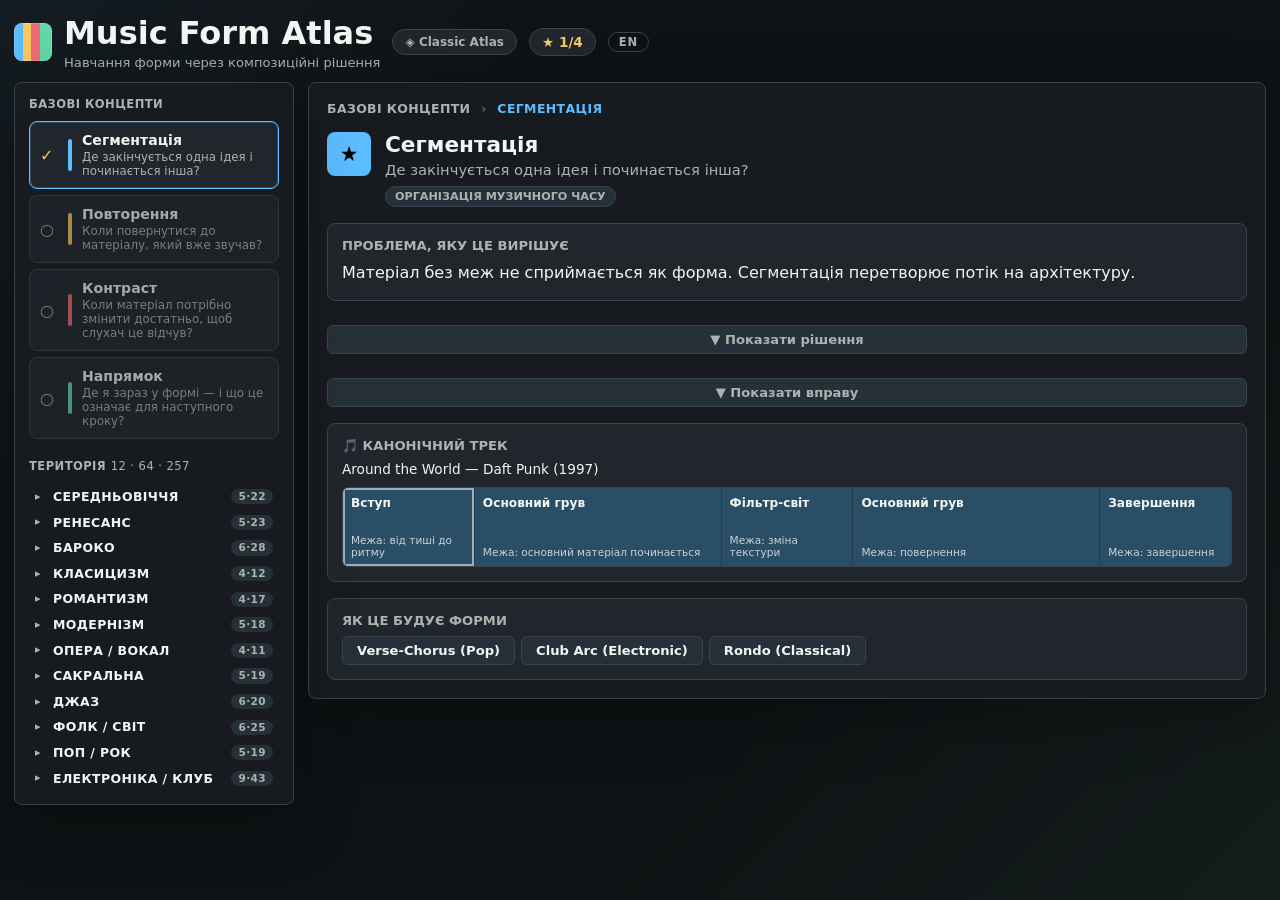
<file: index.html>
<!doctype html>
<html lang="uk">
  <head>
    <meta charset="utf-8" />
    <meta name="viewport" content="width=device-width, initial-scale=1" />
    <title>Music Form Atlas — v1.2</title>
    <link rel="stylesheet" href="styles.css" />
  </head>
  <body>
    <div id="app"></div>
    <script src="data/territory.js"></script>
    <script src="data/territory-content.js"></script>
    <script src="app.js"></script>
  </body>
</html>
</file>
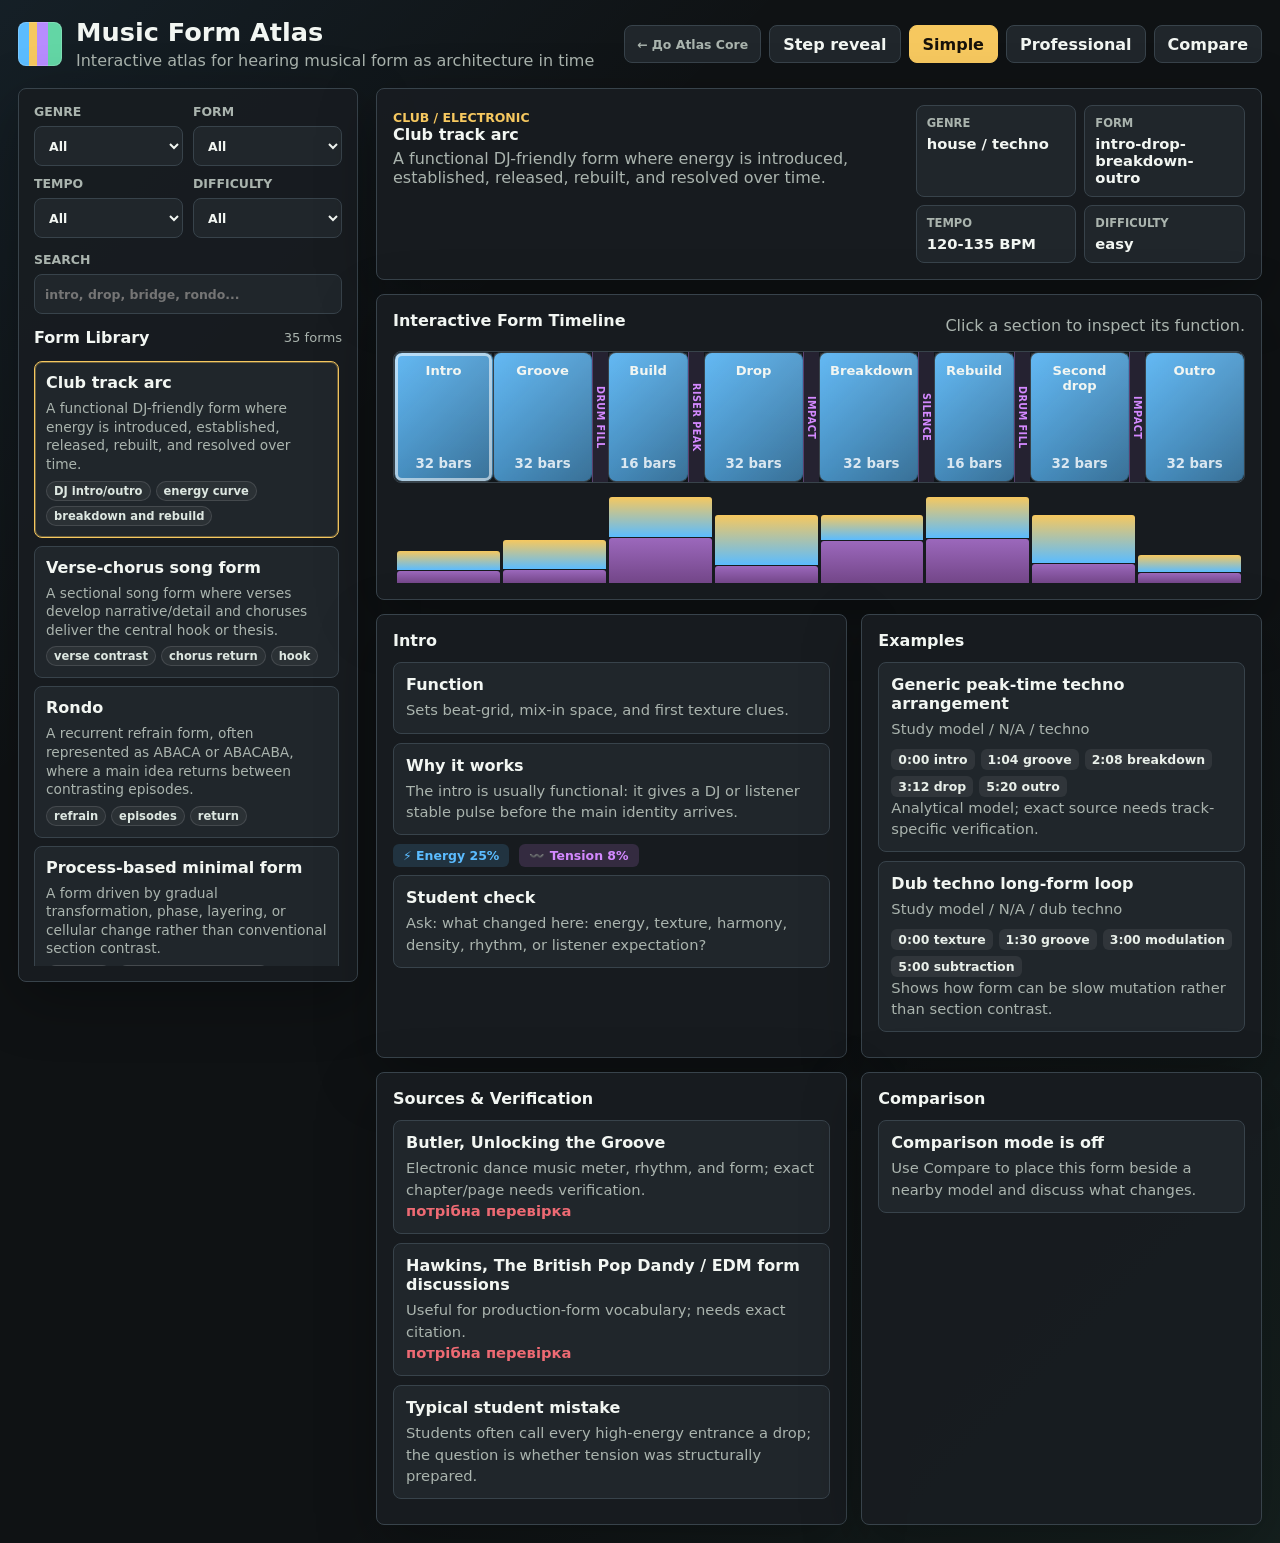
<file: classic/index.html>
﻿<!doctype html>
<html lang="uk">
  <head>
    <meta charset="utf-8" />
    <meta name="viewport" content="width=device-width, initial-scale=1" />
    <title>Music Form Atlas</title>
    <link rel="stylesheet" href="styles.css" />
  </head>
  <body>
    <main class="atlas-shell">
      <header class="topbar">
        <div class="brand-block">
          <span class="brand-mark" aria-hidden="true"></span>
          <div>
            <h1>Music Form Atlas</h1>
            <p>Interactive atlas for hearing musical form as architecture in time</p>
          </div>
        </div>
        <div class="teacher-tools" aria-label="Teacher mode controls">
          <a href="../" class="classic-back">← До Atlas Core</a>
          <button id="revealButton" type="button">Step reveal</button>
          <button id="simpleButton" type="button">Simple</button>
          <button id="proButton" type="button">Professional</button>
          <button id="compareButton" type="button">Compare</button>
        </div>
      </header>

      <section class="layout">
        <aside class="library-panel" aria-label="Form library and filters">
          <div class="filter-grid">
            <label>
              Genre
              <select id="genreFilter"></select>
            </label>
            <label>
              Form
              <select id="formFilter"></select>
            </label>
            <label>
              Tempo
              <select id="tempoFilter"></select>
            </label>
            <label>
              Difficulty
              <select id="difficultyFilter"></select>
            </label>
          </div>

          <label class="search-field">
            Search
            <input id="searchInput" type="search" placeholder="intro, drop, bridge, rondo..." />
          </label>

          <div class="library-head">
            <h2>Form Library</h2>
            <span id="resultCount"></span>
          </div>
          <div id="formList" class="form-list"></div>
        </aside>

        <section class="main-stage" aria-label="Interactive form map">
          <section class="overview-panel">
            <div>
              <p class="eyebrow" id="selectedCategory">Club / electronic</p>
              <h2 id="selectedTitle">Club track arc</h2>
              <p id="selectedDefinition"></p>
            </div>
            <div class="meta-grid" id="metaGrid"></div>
          </section>

          <section class="timeline-panel">
            <div class="panel-head">
              <h2>Interactive Form Timeline</h2>
              <p>Click a section to inspect its function.</p>
            </div>
            <div id="timeline" class="timeline" aria-label="Timeline sections"></div>
            <div id="energyCurve" class="energy-curve" aria-label="Energy curve"></div>
          </section>

          <section class="study-grid">
            <article class="explain-panel">
              <h2 id="sectionTitle">Section Function</h2>
              <div id="sectionExplanation"></div>
            </article>
            <article class="examples-panel">
              <h2>Examples</h2>
              <div id="examplesList"></div>
            </article>
          </section>

          <section class="bottom-grid">
            <article class="sources-panel">
              <h2>Sources & Verification</h2>
              <div id="sourcesList"></div>
            </article>
            <article class="compare-panel">
              <h2>Comparison</h2>
              <div id="comparisonView"></div>
            </article>
          </section>
        </section>
      </section>
    </main>

    <script src="app.js"></script>
  </body>
</html>
</file>
<file: styles.css>
:root {
  color-scheme: dark;
  --bg: #0f1214;
  --panel: #181c20;
  --panel-2: #20262b;
  --panel-3: #263039;
  --line: #38434b;
  --text: #f2f6f2;
  --muted: #aab4ae;
  --seg: #5bbcff;
  --rep: #f6c85f;
  --con: #ed6a73;
  --dir: #63d6a5;
  --form: #b78cff;
  --focus: #f6c85f;
  --shadow: 0 18px 60px rgba(0, 0, 0, 0.28);
  font-family: Inter, ui-sans-serif, system-ui, -apple-system, BlinkMacSystemFont, "Segoe UI", sans-serif;
}

* { box-sizing: border-box; }

body {
  margin: 0;
  min-height: 100vh;
  background: linear-gradient(135deg, rgba(91,188,255,0.06), transparent 28%),
    linear-gradient(315deg, rgba(99,214,165,0.05), transparent 34%),
    var(--bg);
  color: var(--text);
}

button { font: inherit; }
h1, h2, h3, h4, p { margin: 0; }
ul, ol { margin: 0; padding-left: 18px; }
li { margin-bottom: 6px; line-height: 1.5; }

/* ===== SHELL ===== */
.atlas-shell { min-height: 100vh; padding: 14px; }

/* ===== TOPBAR ===== */
.topbar {
  max-width: 1400px;
  margin: 0 auto 12px;
  display: flex;
  align-items: center;
  justify-content: space-between;
  gap: 16px;
}

.brand-block { display: flex; align-items: center; gap: 12px; }
.brand-block p { color: var(--muted); margin-top: 3px; font-size: 0.82rem; }

.brand-mark {
  width: 38px;
  height: 38px;
  border-radius: 8px;
  display: block;
  background: linear-gradient(90deg, var(--seg) 0 24%, var(--rep) 24% 44%, var(--con) 44% 68%, var(--dir) 68% 100%);
  box-shadow: inset 0 0 0 1px rgba(255,255,255,0.18);
}

.topbar-right {
  display: flex;
  align-items: center;
  gap: 12px;
}

.version-switch {
  font-size: 0.75rem;
  font-weight: 800;
  padding: 5px 12px;
  border-radius: 999px;
  border: 1px solid var(--line);
  background: var(--panel-2);
  color: var(--muted);
  text-decoration: none;
  cursor: pointer;
  transition: border-color 0.15s, color 0.15s;
}
.version-switch:hover {
  border-color: var(--form);
  color: var(--form);
}

.progress-badge {
  font-size: 0.85rem;
  font-weight: 800;
  padding: 5px 12px;
  border-radius: 999px;
  border: 1px solid var(--line);
  background: var(--panel-2);
  color: var(--focus);
}

/* ===== LAYOUT ===== */
.layout {
  max-width: 1400px;
  margin: 0 auto;
  display: grid;
  grid-template-columns: 280px minmax(0, 1fr);
  gap: 14px;
  align-items: start;
}

/* ===== LEFT PANEL ===== */
.left-panel {
  background: rgba(24,28,32,0.94);
  border: 1px solid var(--line);
  border-radius: 8px;
  padding: 14px;
  display: grid;
  gap: 14px;
  box-shadow: var(--shadow);
  position: sticky;
  top: 14px;
}

.panel-section h3.panel-heading {
  font-size: 0.72rem;
  text-transform: uppercase;
  color: var(--muted);
  font-weight: 900;
  letter-spacing: 0.04em;
  margin-bottom: 10px;
}

.form-hint {
  font-weight: 400;
  text-transform: none;
  font-size: 0.72rem;
  color: var(--muted);
}

.concept-list, .form-list {
  display: grid;
  gap: 6px;
}

/* ===== CONCEPT CARD ===== */
.concept-card {
  display: flex;
  align-items: center;
  gap: 10px;
  padding: 10px;
  background: var(--panel-2);
  border: 1px solid var(--line);
  border-radius: 8px;
  cursor: pointer;
  text-align: left;
  color: var(--text);
  min-height: 56px;
  transition: border-color 0.15s, box-shadow 0.15s;
}
.concept-card:hover { border-color: #5f6b74; }
.concept-card.selected {}
.concept-card.unvisited { opacity: 0.65; }

.concept-check {
  font-size: 1rem;
  font-weight: 800;
  min-width: 18px;
  color: var(--muted);
}
.concept-card.visited .concept-check { color: var(--focus); }

.concept-color {
  width: 4px;
  height: 32px;
  border-radius: 3px;
  flex-shrink: 0;
}

.concept-text {}
.concept-text strong { display: block; font-size: 0.88rem; }
.concept-text small { font-size: 0.74rem; color: var(--muted); display: block; margin-top: 2px; }

/* ===== FORM CARD ===== */
.form-card {
  padding: 9px 10px;
  background: var(--panel-2);
  border: 1px solid var(--line);
  border-radius: 8px;
  cursor: pointer;
  text-align: left;
  color: var(--text);
  transition: border-color 0.15s;
}
.form-card:hover { border-color: #5f6b74; }
.form-card.selected { border-color: var(--form); box-shadow: inset 0 0 0 1px rgba(183,140,255,0.35); }

.form-text strong { display: block; font-size: 0.84rem; }
.formula {
  display: block;
  font-size: 0.7rem;
  color: var(--muted);
  margin-top: 3px;
}

.mini-tag {
  font-weight: 800;
  font-size: 0.68rem;
}

/* ===== MAIN AREA ===== */
.main-area {
  background: rgba(24,28,32,0.94);
  border: 1px solid var(--line);
  border-radius: 8px;
  padding: 18px;
  box-shadow: var(--shadow);
  display: grid;
  gap: 16px;
  min-height: 500px;
}

/* ===== BREADCRUMB ===== */
.breadcrumb {
  font-size: 0.78rem;
  color: var(--muted);
  font-weight: 800;
  text-transform: uppercase;
  letter-spacing: 0.03em;
}
.breadcrumb .sep {
  margin: 0 6px;
  color: #5f6b74;
}

/* ===== CONCEPT HEADER ===== */
.concept-header {
  display: flex;
  gap: 14px;
  align-items: flex-start;
}

.concept-icon {
  width: 44px;
  height: 44px;
  border-radius: 8px;
  display: flex;
  align-items: center;
  justify-content: center;
  font-size: 1.3rem;
  flex-shrink: 0;
  color: #000;
}

.concept-header h2 { font-size: 1.35rem; }
.tagline { color: var(--muted); font-size: 0.92rem; margin-top: 4px; }

.root-badge {
  display: inline-block;
  font-size: 0.7rem;
  font-weight: 900;
  text-transform: uppercase;
  padding: 3px 9px;
  border-radius: 999px;
  border: 1px solid var(--line);
  background: var(--panel-3);
  color: var(--muted);
  margin-top: 8px;
}

/* ===== INFO BLOCKS ===== */
.info-block {
  border: 1px solid var(--line);
  border-radius: 8px;
  padding: 14px;
  background: var(--panel-2);
}
.info-block h4 { font-size: 0.82rem; text-transform: uppercase; color: var(--muted); margin-bottom: 8px; }
.info-block p { line-height: 1.55; color: var(--text); }

.decision-quote {
  font-style: italic;
  font-size: 1.05rem;
  padding: 8px 12px;
  border-left: 3px solid var(--focus);
  background: rgba(246,200,95,0.06);
  border-radius: 4px;
}

.mistake-heading { margin-top: 14px; }

.assessment {
  margin-top: 12px;
  padding: 10px;
  background: rgba(99,214,165,0.08);
  border-radius: 6px;
  border: 1px solid rgba(99,214,165,0.2);
}

.daw-prompt {
  margin-top: 12px;
  padding: 10px;
  background: rgba(91,188,255,0.08);
  border-radius: 6px;
  border: 1px solid rgba(91,188,255,0.2);
  font-size: 0.92rem;
  line-height: 1.5;
}

/* ===== TOGGLE BUTTONS ===== */
.btn-toggle {
  margin-top: 8px;
  padding: 6px 14px;
  border: 1px solid var(--line);
  border-radius: 6px;
  background: var(--panel-3);
  color: var(--muted);
  cursor: pointer;
  font-size: 0.82rem;
  font-weight: 800;
}
.btn-toggle:hover { border-color: #5f6b74; color: var(--text); }

/* ===== CANONICAL TRACK ===== */
.canonical-track {
  border: 1px solid var(--line);
  border-radius: 8px;
  padding: 14px;
  background: var(--panel-2);
}
.canonical-track h4 { font-size: 0.82rem; text-transform: uppercase; color: var(--muted); margin-bottom: 8px; }

.track-title {
  font-size: 0.95rem;
  margin-bottom: 10px;
  color: var(--text);
}

.mini-timeline {
  display: flex;
  min-height: 80px;
  border: 1px solid var(--line);
  border-radius: 6px;
  overflow: hidden;
  background: #11161a;
}

.tl-block {
  min-width: 72px;
  padding: 8px;
  display: grid;
  align-content: space-between;
  border-right: 1px solid rgba(0,0,0,0.22);
  cursor: pointer;
  text-align: left;
  color: var(--text);
  border: none;
  border-right: 1px solid rgba(0,0,0,0.22);
  font-family: inherit;
  transition: box-shadow 0.1s;
}
.tl-block:last-child { border-right: none; }
.tl-block:hover { filter: brightness(1.15); }
.tl-block.selected { box-shadow: inset 0 0 0 2px rgba(255,255,255,0.55); }
.tl-block strong { font-size: 0.76rem; line-height: 1.2; }
.tl-block small { font-size: 0.66rem; color: rgba(255,255,255,0.75); display: block; margin-top: 4px; }

/* Energy arc (Directionality only) */
.energy-arc {
  display: grid;
  grid-template-columns: repeat(5, 1fr);
  gap: 4px;
  min-height: 90px;
  align-items: end;
  margin-top: 10px;
  padding: 0 4px;
}
.arc-bar {
  border-radius: 3px 3px 0 0;
  min-height: 6px;
  transition: height 0.3s;
}

/* Generated by tags */
.generated-by {
  margin-top: 8px;
  font-size: 0.85rem;
  display: flex;
  flex-wrap: wrap;
  align-items: center;
  gap: 6px;
}

.concept-tag {
  padding: 3px 10px;
  border-radius: 999px;
  border: 1px solid;
  background: rgba(0,0,0,0.2);
  font-weight: 800;
  font-size: 0.8rem;
  cursor: pointer;
  font-family: inherit;
}
.concept-tag:hover { filter: brightness(1.2); }

/* Meta row (form view) */
.meta-row {
  display: flex;
  gap: 16px;
  margin-top: 10px;
  font-size: 0.78rem;
  color: var(--muted);
}

.section-detail {}
.section-detail p { margin-top: 6px; }
.concept-ref {
  margin-top: 8px;
  font-size: 0.85rem;
  color: var(--muted);
}

/* Builds forms */
.builds-forms {
  border: 1px solid var(--line);
  border-radius: 8px;
  padding: 14px;
  background: var(--panel-2);
}
.builds-forms h4 { font-size: 0.82rem; text-transform: uppercase; color: var(--muted); margin-bottom: 8px; }

.form-links {
  display: flex;
  flex-wrap: wrap;
  gap: 6px;
}

.form-link {
  padding: 6px 14px;
  border-radius: 6px;
  border: 1px solid var(--line);
  background: var(--panel-3);
  font-weight: 800;
  font-size: 0.82rem;
  cursor: pointer;
  color: var(--text);
  font-family: inherit;
}
.form-link:hover { background: var(--panel); }

/* ===== RESPONSIVE ===== */
@media (max-width: 860px) {
  .layout {
    grid-template-columns: 1fr;
  }
  .left-panel {
    position: static;
  }
  .topbar {
    flex-direction: column;
    align-items: stretch;
  }
  .topbar-right {
    justify-content: flex-end;
  }
}

@media (max-width: 520px) {
  .atlas-shell { padding: 8px; }
  .tl-block {
    flex: 0 0 100px !important;
  }
  .concept-header {
    flex-direction: column;
  }
}

// ===== DEPTH BLOCKS (v1.3) =====
.depth-block {
  background: rgba(24, 28, 32, 0.94);
  border: 1px solid var(--line);
  border-radius: 8px;
  margin-bottom: 14px;
  overflow: hidden;
}
.depth-heading {
  font-size: 0.92rem;
  padding: 12px 14px;
  cursor: pointer;
  margin: 0;
  user-select: none;
  display: flex;
  justify-content: space-between;
  align-items: center;
  background: rgba(255,255,255,0.04);
  border-bottom: 1px solid var(--line);
}
.depth-heading:hover {
  background: rgba(255,255,255,0.08);
}
.knowledge-card {
  padding: 14px;
  display: grid;
  gap: 12px;
}
.k-item {
  background: var(--panel-2);
  border: 1px solid var(--line);
  border-radius: 6px;
  padding: 10px 12px;
}
.k-item strong {
  display: block;
  margin-bottom: 4px;
  font-size: 0.78rem;
  text-transform: uppercase;
  color: var(--muted);
}
.k-item p {
  line-height: 1.4;
  font-size: 0.88rem;
}
.k-item ul {
  margin: 4px 0 0;
  padding-left: 16px;
}
.k-item li {
  font-size: 0.84rem;
  color: var(--muted);
  line-height: 1.35;
}
.fail-list {
  padding: 14px;
  display: grid;
  gap: 8px;
}
.fail-card {
  background: rgba(237, 106, 115, 0.08);
  border: 1px solid rgba(237, 106, 115, 0.25);
  border-radius: 6px;
  padding: 10px 12px;
}
.fail-card.fail-current {
  border-color: var(--contrast);
  background: rgba(237, 106, 115, 0.15);
}
.fail-card strong {
  display: block;
  margin-bottom: 4px;
  color: var(--contrast);
}
.fail-card p {
  font-size: 0.84rem;
  color: var(--muted);
  line-height: 1.3;
  margin-bottom: 4px;
}
.fail-card ul {
  margin: 0;
  padding-left: 16px;
}
.fail-card li {
  font-size: 0.82rem;
  color: #c0cac5;
  line-height: 1.35;
}
.variant-list {
  padding: 14px;
  display: grid;
  gap: 10px;
}
.variant-card {
  background: var(--panel-2);
  border: 1px solid var(--line);
  border-radius: 6px;
  padding: 10px 12px;
}
.variant-card strong {
  font-size: 0.9rem;
}
.variant-card p {
  font-size: 0.84rem;
  color: var(--muted);
  line-height: 1.3;
  margin-top: 3px;
}
.tracks-list {
  padding: 14px;
  display: grid;
  gap: 12px;
}
.track-card {
  background: var(--panel-2);
  border: 1px solid var(--line);
  border-radius: 6px;
  padding: 12px;
}
.track-card h5 {
  margin: 0 0 4px;
  font-size: 0.92rem;
}
.track-genre {
  font-size: 0.7rem;
  background: var(--panel-3);
  color: var(--muted);
  padding: 1px 8px;
  border-radius: 4px;
  font-weight: 400;
  vertical-align: middle;
}
.track-why { margin: 6px 0; }
.track-analysis { margin: 6px 0; }
.analysis-bars {
  display: flex;
  gap: 10px;
  flex-wrap: wrap;
}
.analysis-item {
  font-size: 0.78rem;
  font-weight: 600;
}
.track-genre {
  font-size: 0.7rem;
  background: var(--panel-3);
  color: var(--muted);
  padding: 1px 8px;
  border-radius: 4px;
  font-weight: 400;
  vertical-align: middle;
}
.track-why { margin: 6px 0; }
.track-analysis { margin: 6px 0; }
.analysis-bars {
  display: flex;
  gap: 10px;
  flex-wrap: wrap;
}
.analysis-item {
  font-size: 0.78rem;
  font-weight: 600;
}
.track-card p {
  font-size: 0.84rem;
  color: var(--muted);
  line-height: 1.3;
  margin-bottom: 6px;
}
.track-sections {
  display: flex;
  flex-wrap: wrap;
  gap: 4px;
}
.track-sec {
  background: rgba(91, 188, 255, 0.1);
  border: 1px solid rgba(91, 188, 255, 0.2);
  border-radius: 4px;
  padding: 2px 7px;
  font-size: 0.74rem;
  color: #b0daff;
}
.diagnosis-list {
  padding: 14px 14px 14px 30px;
  margin: 0;
}
.diagnosis-list li {
  line-height: 1.4;
  margin-bottom: 8px;
  color: #dde7e1;
  font-size: 0.88rem;
}
.genre-list {
  padding: 14px;
  display: grid;
  gap: 10px;
}
.genre-card {
  background: var(--panel-2);
  border: 1px solid var(--line);
  border-radius: 6px;
  padding: 10px 12px;
}
.genre-card strong {
  font-size: 0.82rem;
  text-transform: uppercase;
  color: var(--focus);
}
.genre-card p {
  font-size: 0.84rem;
  color: var(--muted);
  line-height: 1.3;
  margin-top: 3px;
}
.genre-adapt {
  margin-top: 5px;
  color: #b0caba;
}
/* ===== Glossary (layer 10) ===== */
.glossary-list {
  padding: 14px;
  display: grid;
  gap: 10px;
}
.glossary-card {
  background: var(--panel-2);
  border: 1px solid var(--line);
  border-radius: 6px;
  padding: 10px 12px;
}
.glossary-card strong {
  font-size: 0.82rem;
  text-transform: uppercase;
  color: var(--focus);
  display: block;
  margin-bottom: 4px;
}
.glossary-card p {
  font-size: 0.84rem;
  color: var(--muted);
  line-height: 1.3;
  margin: 0;
}

/* ===== Teacher's Notes (layer 11) ===== */
.teacher-list {
  padding: 14px;
  display: grid;
  gap: 10px;
}
.teacher-card {
  background: var(--panel-2);
  border: 1px solid var(--line);
  border-radius: 6px;
  padding: 10px 12px;
}
.teacher-card p {
  font-size: 0.84rem;
  color: var(--muted);
  line-height: 1.35;
  margin: 0;
}

/* ===== Real-World Deviations (layer 12) ===== */
.dev-list {
  padding: 14px;
  display: grid;
  gap: 10px;
}
.dev-card {
  background: var(--panel-2);
  border: 1px solid var(--line);
  border-radius: 6px;
  padding: 10px 12px;
}
.dev-card strong {
  font-size: 0.82rem;
  text-transform: uppercase;
  color: var(--contrast);
  display: block;
  margin-bottom: 4px;
}
.dev-card p {
  font-size: 0.84rem;
  color: var(--muted);
  line-height: 1.3;
  margin: 0;
}

/* ===== LANGUAGE SWITCH ===== */
.lang-switch {
  background: transparent;
  border: 1px solid var(--line, #3a3a5a);
  color: var(--muted, #888);
  font-size: 0.72rem;
  font-weight: 600;
  padding: 2px 10px;
  border-radius: 10px;
  cursor: pointer;
  letter-spacing: 0.08em;
  text-transform: uppercase;
  transition: all 0.2s;
}
.lang-switch:hover {
  color: var(--text, #ccc);
  border-color: var(--accent, #b78cff);
  background: rgba(183, 140, 255, 0.08);
}

/* ===== FAMILIES ===== */
.families-list {
  display: grid;
  grid-template-columns: repeat(auto-fill, minmax(280px, 1fr));
  gap: 0.75rem;
  margin-top: 0.75rem;
}

.family-card {
  background: var(--card-bg, #1a1a2e);
  border: 1px solid var(--border, #2a2a4a);
  border-radius: 8px;
  padding: 1rem;
  display: flex;
  flex-direction: column;
  gap: 0.5rem;
}

.family-header {
  display: flex;
  justify-content: space-between;
  align-items: baseline;
  gap: 0.5rem;
}

.family-header strong {
  font-size: 0.95rem;
  color: var(--accent, #b78cff);
}

.family-bpm {
  font-size: 0.78rem;
  color: var(--muted, #888);
  white-space: nowrap;
}

.family-structural,
.family-energy {
  font-size: 0.83rem;
  color: var(--text, #ccc);
  line-height: 1.4;
  margin: 0;
}

.family-tracks,
.family-features,
.family-mistakes {
  font-size: 0.82rem;
}

.family-tracks strong,
.family-features strong,
.family-mistakes strong {
  display: block;
  font-size: 0.8rem;
  text-transform: uppercase;
  letter-spacing: 0.05em;
  color: var(--muted, #888);
  margin-bottom: 0.25rem;
}

.family-tracks ul,
.family-features ul,
.family-mistakes ul {
  margin: 0;
  padding-left: 1.1rem;
  color: var(--text, #ccc);
}

.family-tracks li,
.family-features li,
.family-mistakes li {
  margin-bottom: 0.2rem;
  line-height: 1.35;
}

.family-mistakes {
  border-top: 1px solid var(--border, #2a2a4a);
  padding-top: 0.5rem;
  margin-top: 0.25rem;
}

.family-mistakes li {
  color: var(--muted, #888);
}

/* ===== FAMILY META BADGES ===== */
.family-meta {
  display: flex;
  flex-wrap: wrap;
  gap: 4px 8px;
  margin-bottom: 0.5rem;
}
.family-period, .family-region, .family-scene {
  font-size: 0.72rem;
  padding: 1px 8px;
  border-radius: 8px;
  background: rgba(183,140,255,0.1);
  color: var(--accent, #b78cff);
  border: 1px solid rgba(183,140,255,0.2);
}
.family-region { background: rgba(90,200,160,0.1); color: #5ac8a0; border-color: rgba(90,200,160,0.2); }
.family-scene { background: rgba(255,200,60,0.1); color: #ffc83c; border-color: rgba(255,200,60,0.2); }

/* ===== EXPANDED TRACKS ===== */
.track-item {
  padding: 8px 0;
  border-bottom: 1px solid var(--border, #2a2a4a);
}
.track-item:last-child { border-bottom: none; }
.track-title { font-size: 0.85rem; color: var(--text, #eee); }
.track-label { font-size: 0.72rem; color: var(--accent, #b78cff); margin-left: 6px; }
.track-analysis { font-size: 0.82rem; color: var(--muted, #999); line-height: 1.4; margin: 4px 0; }
.track-context, .track-prod { font-size: 0.8rem; color: var(--muted, #888); margin: 2px 0; }
.track-scores { display: flex; gap: 4px; margin: 4px 0; flex-wrap: wrap; }
.score-chip { font-size: 0.65rem; padding: 1px 6px; border-radius: 4px; background: rgba(255,255,255,0.06); color: var(--muted, #888); }
.track-timeline { display: flex; gap: 6px; flex-wrap: wrap; margin: 4px 0; }
.tl-point { font-size: 0.72rem; background: rgba(255,255,255,0.04); padding: 1px 8px; border-radius: 4px; color: var(--muted, #999); }
.tl-point strong { color: var(--text, #ccc); }

/* ===== PRODUCTION TRADITION ===== */
.family-prod-trad {
  border-top: 1px solid var(--border, #2a2a4a);
  padding-top: 0.5rem;
  margin-top: 0.5rem;
}
.prod-trad-header {
  display: flex;
  justify-content: space-between;
  align-items: center;
  padding: 6px 0;
}
.prod-trad-header strong { font-size: 0.85rem; color: var(--accent, #b78cff); }
.prod-trad-body { padding: 8px 0; }
.prod-philosophy { font-size: 0.83rem; color: var(--text, #ccc); line-height: 1.4; margin-bottom: 10px; padding: 8px; background: rgba(255,255,255,0.03); border-radius: 6px; }

/* ===== TECHNIQUE CARDS ===== */
.tech-card {
  background: rgba(255,255,255,0.02);
  border: 1px solid var(--border, #2a2a4a);
  border-radius: 6px;
  padding: 8px 10px;
  margin-bottom: 8px;
}
.tech-header { margin-bottom: 4px; }
.tech-header strong { font-size: 0.82rem; color: var(--text, #ddd); }
.tech-desc { font-size: 0.8rem; color: var(--muted, #999); line-height: 1.35; margin: 0 0 8px 0; }

/* ===== DAW TABS & CODE ===== */
.daw-tabs { display: flex; gap: 4px; margin-bottom: 6px; }
.daw-tab {
  font-size: 0.7rem;
  padding: 2px 10px;
  border: 1px solid var(--border, #3a3a5a);
  background: transparent;
  color: var(--muted, #888);
  border-radius: 4px;
  cursor: pointer;
  transition: all 0.15s;
}
.daw-tab:hover, .daw-tab.active { color: var(--text, #eee); border-color: var(--accent, #b78cff); }
.daw-code {
  font-size: 0.76rem;
  background: rgba(0,0,0,0.3);
  color: var(--muted, #aaa);
  padding: 8px 10px;
  border-radius: 4px;
  white-space: pre-wrap;
  margin: 0;
  line-height: 1.4;
}

/* ===== LISTENING PATHWAY ===== */
.listening-path { margin-top: 10px; padding: 8px; background: rgba(255,255,255,0.02); border-radius: 6px; }
.listening-path strong { font-size: 0.78rem; color: var(--muted, #888); display: block; margin-bottom: 6px; text-transform: uppercase; letter-spacing: 0.05em; }
.listening-path ol { margin: 0; padding-left: 1.2rem; }
.listening-path li { font-size: 0.8rem; color: var(--text, #ccc); margin-bottom: 6px; line-height: 1.35; }

/* ===== RELATED FAMILIES ===== */
.family-related { border-top: 1px solid var(--border, #2a2a4a); padding-top: 0.5rem; margin-top: 0.5rem; display: flex; flex-wrap: wrap; gap: 4px 8px; align-items: center; }
.family-related strong { font-size: 0.72rem; color: var(--muted, #888); }
.related-chip {
  font-size: 0.7rem;
  padding: 1px 8px;
  border-radius: 8px;
  background: rgba(90,200,160,0.1);
  color: #5ac8a0;
  border: 1px solid rgba(90,200,160,0.2);
}

/* ===== COMPOSITION DECISIONS ===== */
.family-decisions {
  border-top: 1px solid var(--border, #2a2a4a);
  padding-top: 0.5rem;
  margin-top: 0.5rem;
}
.decisions-header {
  display: flex;
  justify-content: space-between;
  align-items: center;
  padding: 6px 0;
}
.decisions-header strong { font-size: 0.85rem; color: var(--accent2, #fecb6e); }
.decisions-body { padding: 8px 0; }
.decision-item {
  background: rgba(255,255,255,0.02);
  border-radius: 6px;
  padding: 8px 10px;
  margin-bottom: 6px;
}
.decision-item strong { font-size: 0.78rem; color: var(--text, #ddd); display: block; margin-bottom: 3px; }
.decision-item p { font-size: 0.82rem; color: var(--muted, #aaa); line-height: 1.35; margin: 0; }
.decision-item ul { margin: 4px 0 0 0; padding-left: 1rem; }
.decision-item li { font-size: 0.8rem; color: #e7666b; margin-bottom: 3px; line-height: 1.3; }

/* ===== DESIGN CONSTRAINTS ===== */
.family-constraints {
  border-top: 1px solid var(--border, #2a2a4a);
  padding-top: 0.5rem;
  margin-top: 0.5rem;
}
.constraints-header {
  display: flex;
  justify-content: space-between;
  align-items: center;
  padding: 6px 0;
}
.constraints-header strong { font-size: 0.85rem; color: var(--accent3, #5bbcff); }
.constraints-body { padding: 8px 0; display: flex; flex-direction: column; gap: 4px; }
.constraint-row {
  display: flex;
  justify-content: space-between;
  align-items: center;
  padding: 5px 10px;
  background: rgba(255,255,255,0.02);
  border-radius: 4px;
}
.constraint-key { font-size: 0.77rem; color: var(--muted, #888); font-weight: 600; }
.constraint-val { font-size: 0.82rem; color: var(--text, #ccc); text-align: right; }

/* ===== Territory tree (Atlas V3 left nav) ===== */
.terr-section { margin-top: 6px; }
.terr-tree { display: flex; flex-direction: column; }
.terr-civ, .terr-fam, .terr-form {
  display: flex; align-items: center; gap: 6px;
  cursor: pointer; user-select: none; border-radius: 5px;
  padding: 4px 6px; line-height: 1.25;
}
.terr-civ:hover, .terr-fam:hover, .terr-form:hover { background: var(--panel-2); }
.terr-caret { width: 12px; flex: none; color: var(--muted); font-size: 0.7rem; }
.terr-count {
  margin-left: auto; flex: none; font-size: 0.66rem; color: var(--muted);
  background: var(--panel-3); border-radius: 10px; padding: 1px 7px; font-variant-numeric: tabular-nums;
}
.terr-civ {
  font-weight: 700; text-transform: uppercase; letter-spacing: 0.03em;
  font-size: 0.78rem; color: var(--text); margin-top: 2px;
}
.terr-civ.open { color: var(--form); }
.terr-fam { padding-left: 18px; font-size: 0.8rem; color: var(--text); }
.terr-fam-name { opacity: 0.92; }
.terr-form { padding-left: 34px; font-size: 0.79rem; color: var(--muted); }
.terr-form:hover { color: var(--text); }
.terr-form.selected { background: var(--panel-3); color: var(--text); box-shadow: inset 2px 0 0 var(--form); }
.terr-form-name { overflow: hidden; text-overflow: ellipsis; white-space: nowrap; }
.terr-badges { margin-left: auto; flex: none; display: flex; align-items: center; gap: 4px; }
.terr-macro {
  font-size: 0.6rem; font-weight: 700; color: var(--seg);
  border: 1px solid var(--line); border-radius: 4px; padding: 0 4px; letter-spacing: 0.02em;
}
.terr-flag { font-size: 0.66rem; }
.terr-deep { color: var(--rep); }
.terr-star { color: var(--focus); }

/* ===== Stub detail (territory placeholder) ===== */
.stub-card {
  margin-top: 14px; padding: 16px 18px;
  background: var(--panel-2); border: 1px solid var(--line); border-radius: 10px;
}
.stub-badge {
  display: inline-block; font-size: 0.72rem; font-weight: 700; letter-spacing: 0.03em;
  color: var(--form); background: rgba(183,140,255,0.12);
  border: 1px solid rgba(183,140,255,0.3); border-radius: 999px; padding: 3px 10px; margin: 0 0 10px;
}
.stub-body { color: var(--muted); font-size: 0.9rem; margin: 0 0 14px; }
.stub-facets { display: flex; flex-direction: column; gap: 8px; }
.stub-facets > div { display: flex; gap: 10px; align-items: baseline; }
.stub-key { flex: none; width: 130px; font-size: 0.76rem; font-weight: 600; color: var(--muted); }
.stub-val { font-size: 0.85rem; color: var(--text); }
.stub-chips { margin-top: 12px; display: flex; flex-wrap: wrap; gap: 6px; }
.stub-chip {
  font-size: 0.72rem; color: var(--text); background: var(--panel-3);
  border: 1px solid var(--line); border-radius: 999px; padding: 2px 10px;
}

/* Graceful i18n fallback badge — shown when UK translation is unavailable */
.i18n-en-only {
  font-size: 0.65rem;
  color: var(--muted);
  background: var(--panel-3);
  border: 1px solid var(--line);
  border-radius: 3px;
  padding: 1px 5px;
  margin-right: 4px;
  vertical-align: baseline;
  font-weight: 600;
  letter-spacing: 0.02em;
  opacity: 0.75;
}

/* ===== Form educational page (territory stub payload) ===== */
.form-block { margin-top: 18px; }
.form-h {
  font-size: 0.74rem; text-transform: uppercase; letter-spacing: 0.05em;
  color: var(--muted); margin: 0 0 8px;
}
.form-p { font-size: 0.92rem; line-height: 1.55; color: var(--text); margin: 0; }
.seq-diagram {
  display: flex; flex-wrap: wrap; align-items: center; gap: 6px;
  background: var(--panel-2); border: 1px solid var(--line);
  border-radius: 10px; padding: 14px 16px;
}
.seq-block {
  font-size: 0.8rem; font-weight: 600; color: var(--text);
  background: var(--panel-3); border: 1px solid var(--line);
  border-radius: 6px; padding: 6px 12px; white-space: nowrap;
}
.seq-arrow { color: var(--form); font-weight: 700; }
.works-list { margin: 0; padding-left: 18px; }
.works-list li { font-size: 0.88rem; line-height: 1.6; color: var(--text); }
.rel-chips { display: flex; flex-wrap: wrap; gap: 7px; }
.rel-chip {
  font-size: 0.8rem; color: var(--form); cursor: pointer;
  background: rgba(183,140,255,0.1); border: 1px solid rgba(183,140,255,0.3);
  border-radius: 999px; padding: 4px 12px; transition: all 0.15s;
}
.rel-chip:hover { background: rgba(183,140,255,0.2); color: var(--text); }

/* ===== MVEP extended sections ===== */
.form-lead {
  font-size: 1.0rem; line-height: 1.6; color: var(--text);
  margin: 14px 0 4px; padding-left: 12px; border-left: 3px solid var(--form);
}
.form-decision { font-weight: 600; color: var(--text); }
.sec-logic { display: flex; flex-direction: column; gap: 1px; border: 1px solid var(--line); border-radius: 10px; overflow: hidden; }
.sec-row { display: flex; gap: 12px; padding: 9px 14px; background: var(--panel-2); }
.sec-row:nth-child(even) { background: var(--panel-3); }
.sec-name { flex: none; width: 150px; font-weight: 600; font-size: 0.84rem; color: var(--form); }
.sec-purpose { font-size: 0.85rem; color: var(--text); line-height: 1.45; }
.recog-list { margin: 0; padding-left: 18px; }
.recog-list li { font-size: 0.88rem; line-height: 1.6; color: var(--text); }
.work-why { color: var(--muted); }
.concept-map { display: flex; flex-direction: column; gap: 8px; }
.cmap-row { display: flex; align-items: baseline; gap: 10px; }
.cmap-dot { flex: none; width: 9px; height: 9px; border-radius: 50%; transform: translateY(1px); }
.cmap-name { flex: none; width: 120px; font-size: 0.8rem; font-weight: 700; }
.cmap-note { font-size: 0.85rem; color: var(--text); line-height: 1.45; }

/* ===== Full learning-object sections ===== */
.sec-card { border: 1px solid var(--line); border-radius: 10px; padding: 10px 14px; margin-bottom: 8px; background: var(--panel-2); }
.sec-card .sec-name { display: block; width: auto; font-size: 0.9rem; color: var(--form); margin-bottom: 4px; }
.sec-detail p { margin: 3px 0; font-size: 0.85rem; line-height: 1.5; color: var(--text); }
.sec-lbl { font-weight: 700; color: var(--muted); }
.fail-list { display: flex; flex-direction: column; gap: 8px; }
.fail-row { display: flex; gap: 10px; align-items: flex-start; background: rgba(237,106,115,0.07); border: 1px solid rgba(237,106,115,0.25); border-radius: 8px; padding: 8px 12px; }
.fail-row p { margin: 0; font-size: 0.86rem; line-height: 1.5; color: var(--text); }
.fail-x { flex: none; color: var(--con); font-weight: 800; }
.evo-flow { margin-top: 10px; display: flex; flex-direction: column; gap: 6px; }
.evo-row { font-size: 0.85rem; color: var(--text); line-height: 1.45; }
.evo-arrow { color: var(--form); font-weight: 800; margin-right: 6px; }
.evo-lbl { font-weight: 700; color: var(--muted); margin-right: 4px; }
.nbr-list { display: flex; flex-direction: column; gap: 10px; }
.nbr-row { display: flex; flex-direction: column; gap: 4px; }
.nbr-note { margin: 0; font-size: 0.84rem; color: var(--muted); line-height: 1.45; }
.workflow-list { margin: 0; padding-left: 22px; }
.workflow-list li { font-size: 0.9rem; line-height: 1.6; color: var(--text); margin-bottom: 8px; }
.workflow-list { counter-reset: none; }
.form-block:last-child .workflow-list { background: rgba(183,140,255,0.06); border: 1px solid rgba(183,140,255,0.2); border-radius: 10px; padding: 12px 14px 12px 34px; }
</file>
<file: classic/styles.css>
﻿:root {
  color-scheme: dark;
  --bg: #0f1214;
  --panel: #181c20;
  --panel-2: #20262b;
  --panel-3: #263039;
  --line: #38434b;
  --text: #f2f6f2;
  --muted: #aab4ae;
  --club: #5bbcff;
  --pop: #f6c85f;
  --classical: #b78cff;
  --contemporary: #63d6a5;
  --contrast: #ed6a73;
  --focus: #f6c85f;
  --shadow: 0 18px 60px rgba(0, 0, 0, 0.28);
  font-family: Inter, ui-sans-serif, system-ui, -apple-system, BlinkMacSystemFont, "Segoe UI", sans-serif;
}

* { box-sizing: border-box; }

body {
  margin: 0;
  min-height: 100vh;
  background:
    linear-gradient(135deg, rgba(91, 188, 255, 0.08), transparent 28%),
    linear-gradient(315deg, rgba(99, 214, 165, 0.07), transparent 34%),
    var(--bg);
  color: var(--text);
}

button, select, input { font: inherit; }

button, select, input {
  border: 1px solid var(--line);
  border-radius: 8px;
  background: var(--panel-2);
  color: var(--text);
}

a.classic-back {
  font-size: 0.78rem;
  font-weight: 800;
  padding: 5px 12px;
  border-radius: 8px;
  border: 1px solid var(--line);
  background: var(--panel-2);
  color: var(--muted);
  text-decoration: none;
  cursor: pointer;
  display: inline-flex;
  align-items: center;
  min-height: 38px;
}
a.classic-back:hover {
  border-color: var(--contrast);
  color: var(--contrast);
}

button {
  min-height: 38px;
  padding: 0 13px;
  cursor: pointer;
  font-weight: 800;
}

button:hover, select:hover, input:hover { border-color: #5f6b74; }
button.active { background: var(--focus); color: #17120a; border-color: var(--focus); }
button:focus-visible, select:focus-visible, input:focus-visible { outline: 2px solid var(--focus); outline-offset: 2px; }

h1, h2, h3, p { margin: 0; }
h1 { font-size: clamp(1.25rem, 2vw, 1.65rem); line-height: 1.1; }
h2 { font-size: 1rem; line-height: 1.2; }

.atlas-shell { min-height: 100vh; padding: 18px; }

.topbar {
  max-width: 1540px;
  margin: 0 auto 18px;
  display: flex;
  align-items: center;
  justify-content: space-between;
  gap: 16px;
}

.brand-block { display: flex; align-items: center; gap: 14px; min-width: 280px; }
.brand-block p, .panel-head p, .overview-panel p { color: var(--muted); margin-top: 5px; }

.brand-mark {
  width: 44px;
  height: 44px;
  border-radius: 8px;
  display: block;
  background:
    linear-gradient(90deg, var(--club) 0 24%, var(--pop) 24% 44%, var(--classical) 44% 68%, var(--contemporary) 68% 100%);
  box-shadow: inset 0 0 0 1px rgba(255,255,255,0.18);
}

.teacher-tools { display: flex; flex-wrap: wrap; gap: 8px; justify-content: flex-end; }

.layout {
  max-width: 1540px;
  margin: 0 auto;
  display: grid;
  grid-template-columns: minmax(280px, 340px) minmax(0, 1fr);
  gap: 18px;
}

.library-panel, .overview-panel, .timeline-panel, .explain-panel, .examples-panel, .sources-panel, .compare-panel {
  background: rgba(24, 28, 32, 0.94);
  border: 1px solid var(--line);
  border-radius: 8px;
  box-shadow: var(--shadow);
}

.library-panel { padding: 15px; align-self: start; display: grid; gap: 14px; }

.filter-grid { display: grid; grid-template-columns: 1fr 1fr; gap: 10px; }
label { display: grid; gap: 7px; color: var(--muted); font-size: 0.78rem; font-weight: 900; text-transform: uppercase; }
select, input { min-height: 40px; padding: 0 10px; width: 100%; }

.search-field { grid-column: 1 / -1; }

.library-head { display: flex; justify-content: space-between; align-items: center; gap: 10px; }
.library-head span { color: var(--muted); font-size: 0.82rem; }
.form-list { max-height: calc(100vh - 295px); overflow: auto; padding-right: 3px; }
.form-list > * + * { margin-top: 8px; }

.form-card {
  border: 1px solid var(--line);
  background: var(--panel-2);
  border-radius: 8px;
  padding: 11px;
  text-align: left;
  height: max-content;
}
.form-card > * + * {
  margin-top: 7px;
}
.form-card:hover { background: var(--panel-3); }
.form-card.selected { border-color: var(--focus); box-shadow: inset 0 0 0 1px rgba(246,200,95,0.35); }
.form-card strong { display: block; }
.form-card p { color: var(--muted); line-height: 1.35; font-size: 0.86rem; }
.tag-row { display: flex; flex-wrap: wrap; gap: 5px; }
.tag-row span {
  border: 1px solid rgba(255,255,255,0.12);
  border-radius: 999px;
  padding: 2px 7px;
  color: #dde7e1;
  background: rgba(255,255,255,0.05);
  font-size: 0.72rem;
  font-weight: 800;
}

.main-stage { display: grid; gap: 14px; min-width: 0; }
.overview-panel { padding: 16px; display: grid; grid-template-columns: minmax(0, 1fr) minmax(260px, 0.65fr); gap: 16px; align-items: start; }
.eyebrow { color: var(--focus) !important; font-size: 0.78rem; font-weight: 900; text-transform: uppercase; }
.meta-grid { display: grid; grid-template-columns: 1fr 1fr; gap: 8px; }
.meta-item { background: var(--panel-2); border: 1px solid var(--line); border-radius: 8px; padding: 10px; }
.meta-item span { display: block; color: var(--muted); font-size: 0.72rem; font-weight: 900; text-transform: uppercase; }
.meta-item strong { display: block; margin-top: 5px; font-size: 0.92rem; }

.timeline-panel { padding: 16px; overflow: hidden; }
.panel-head { display: flex; justify-content: space-between; gap: 16px; align-items: start; margin-bottom: 16px; }
.timeline { display: flex; min-height: 132px; border: 1px solid var(--line); border-radius: 8px; overflow: hidden; background: #11161a; }
.section-block {
  min-width: 80px;
  padding: 10px;
  display: grid;
  align-content: space-between;
  border-right: 1px solid rgba(0,0,0,0.22);
  cursor: pointer;
  position: relative;
  isolation: isolate;
}
.section-block::after {
  content: "";
  position: absolute;
  inset: 0;
  background: linear-gradient(180deg, rgba(255,255,255,0.08), transparent);
  z-index: -1;
}
.section-block.hidden-step { opacity: 0.18; filter: grayscale(0.8); }
.section-block.selected { box-shadow: inset 0 0 0 3px rgba(255,255,255,0.55); }
.section-block strong { font-size: 0.82rem; line-height: 1.15; }
.section-block small { color: rgba(255,255,255,0.8); font-weight: 800; }

.energy-curve {
  display: flex;
  gap: 3px;
  align-items: flex-end;
  min-height: 54px;
  margin-top: 14px;
  padding: 0 4px;
}
.energy-curve .energy-group {
  flex: 1;
  display: flex;
  flex-direction: column-reverse;
  align-items: center;
  gap: 1px;
  position: relative;
  min-height: 52px;
}
.energy-curve .energy-bar {
  width: 100%;
  background: linear-gradient(180deg, var(--focus), var(--club));
  border-radius: 3px 3px 0 0;
  min-height: 8px;
  transition: height 0.2s;
}
.energy-curve .tension-bar {
  width: 100%;
  background: linear-gradient(180deg, #d489ff, #9b59b6);
  border-radius: 3px 3px 0 0;
  min-height: 8px;
  transition: height 0.2s;
  opacity: 0.7;
}

.transition-marker {
  writing-mode: vertical-lr;
  text-orientation: mixed;
  font-size: 0.6rem;
  font-weight: 800;
  color: #d489ff;
  background: rgba(212, 137, 255, 0.1);
  border-left: 1px solid rgba(212, 137, 255, 0.3);
  padding: 4px 2px;
  display: flex;
  align-items: center;
  justify-content: center;
  min-width: 14px;
  text-transform: uppercase;
  letter-spacing: 0.5px;
}

.values-row {
  display: flex;
  gap: 10px;
  margin: 8px 0;
}
.value-badge {
  padding: 4px 10px;
  border-radius: 6px;
  font-size: 0.78rem;
  font-weight: 800;
}
.energy-badge {
  background: rgba(91, 188, 255, 0.15);
  color: var(--club);
}
.tension-badge {
  background: rgba(212, 137, 255, 0.15);
  color: #d489ff;
}

.study-grid, .bottom-grid { display: grid; grid-template-columns: minmax(0, 1fr) minmax(320px, 0.85fr); gap: 14px; }
.explain-panel, .examples-panel, .sources-panel, .compare-panel { padding: 16px; min-width: 0; }
.explain-panel h2, .examples-panel h2, .sources-panel h2, .compare-panel h2 { margin-bottom: 12px; }

.explain-card, .example-card, .source-card, .compare-card {
  background: var(--panel-2);
  border: 1px solid var(--line);
  border-radius: 8px;
  padding: 12px;
  margin-bottom: 9px;
}
.explain-card p, .example-card p, .source-card p, .compare-card p { color: var(--muted); line-height: 1.45; font-size: 0.92rem; }
.explain-card strong, .example-card strong, .source-card strong, .compare-card strong { display: block; margin-bottom: 5px; }
.timecode-list { display: flex; flex-wrap: wrap; gap: 6px; margin-top: 9px; }
.timecode-list span { padding: 3px 7px; border-radius: 6px; background: rgba(255,255,255,0.07); color: #e8efe9; font-size: 0.78rem; font-weight: 800; }
.verify { color: var(--focus); font-weight: 900; }
.verify.needs { color: var(--contrast); }

.category-club { background: linear-gradient(135deg, rgba(91,188,255,0.95), rgba(91,188,255,0.55)); }
.category-pop { background: linear-gradient(135deg, rgba(246,200,95,0.95), rgba(246,200,95,0.55)); color: #14120d; }
.category-classical { background: linear-gradient(135deg, rgba(183,140,255,0.95), rgba(183,140,255,0.55)); }
.category-contemporary { background: linear-gradient(135deg, rgba(99,214,165,0.95), rgba(99,214,165,0.55)); color: #07130d; }

@media (max-width: 1060px) {
  .topbar, .layout, .overview-panel, .study-grid, .bottom-grid { grid-template-columns: 1fr; }
  .topbar { flex-direction: column; align-items: stretch; }
  .teacher-tools { justify-content: stretch; }
  .teacher-tools button { flex: 1 1 140px; }
  .form-list { max-height: none; }
}

@media (max-width: 620px) {
  .atlas-shell { padding: 10px; }
  .filter-grid, .meta-grid { grid-template-columns: 1fr; }
  .timeline { overflow-x: auto; }
  .section-block { flex: 0 0 120px !important; }
}
</file>
